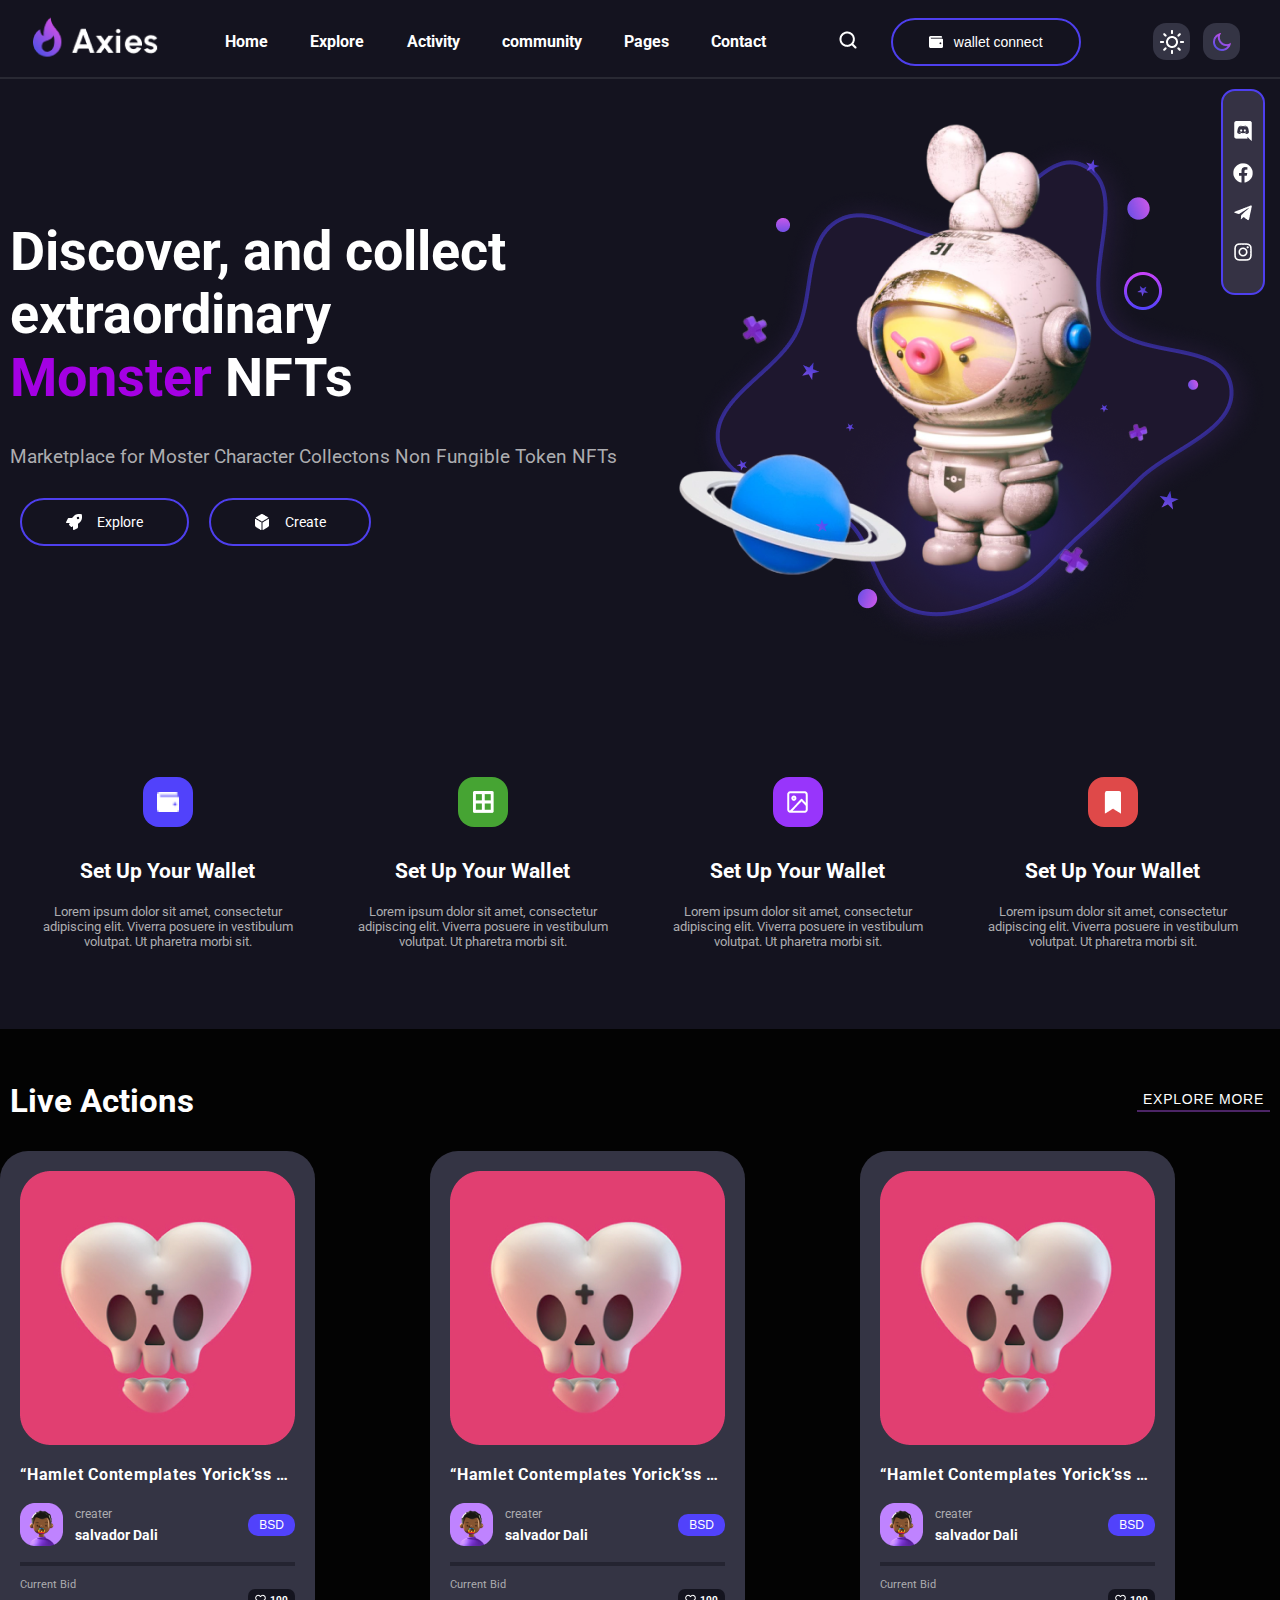
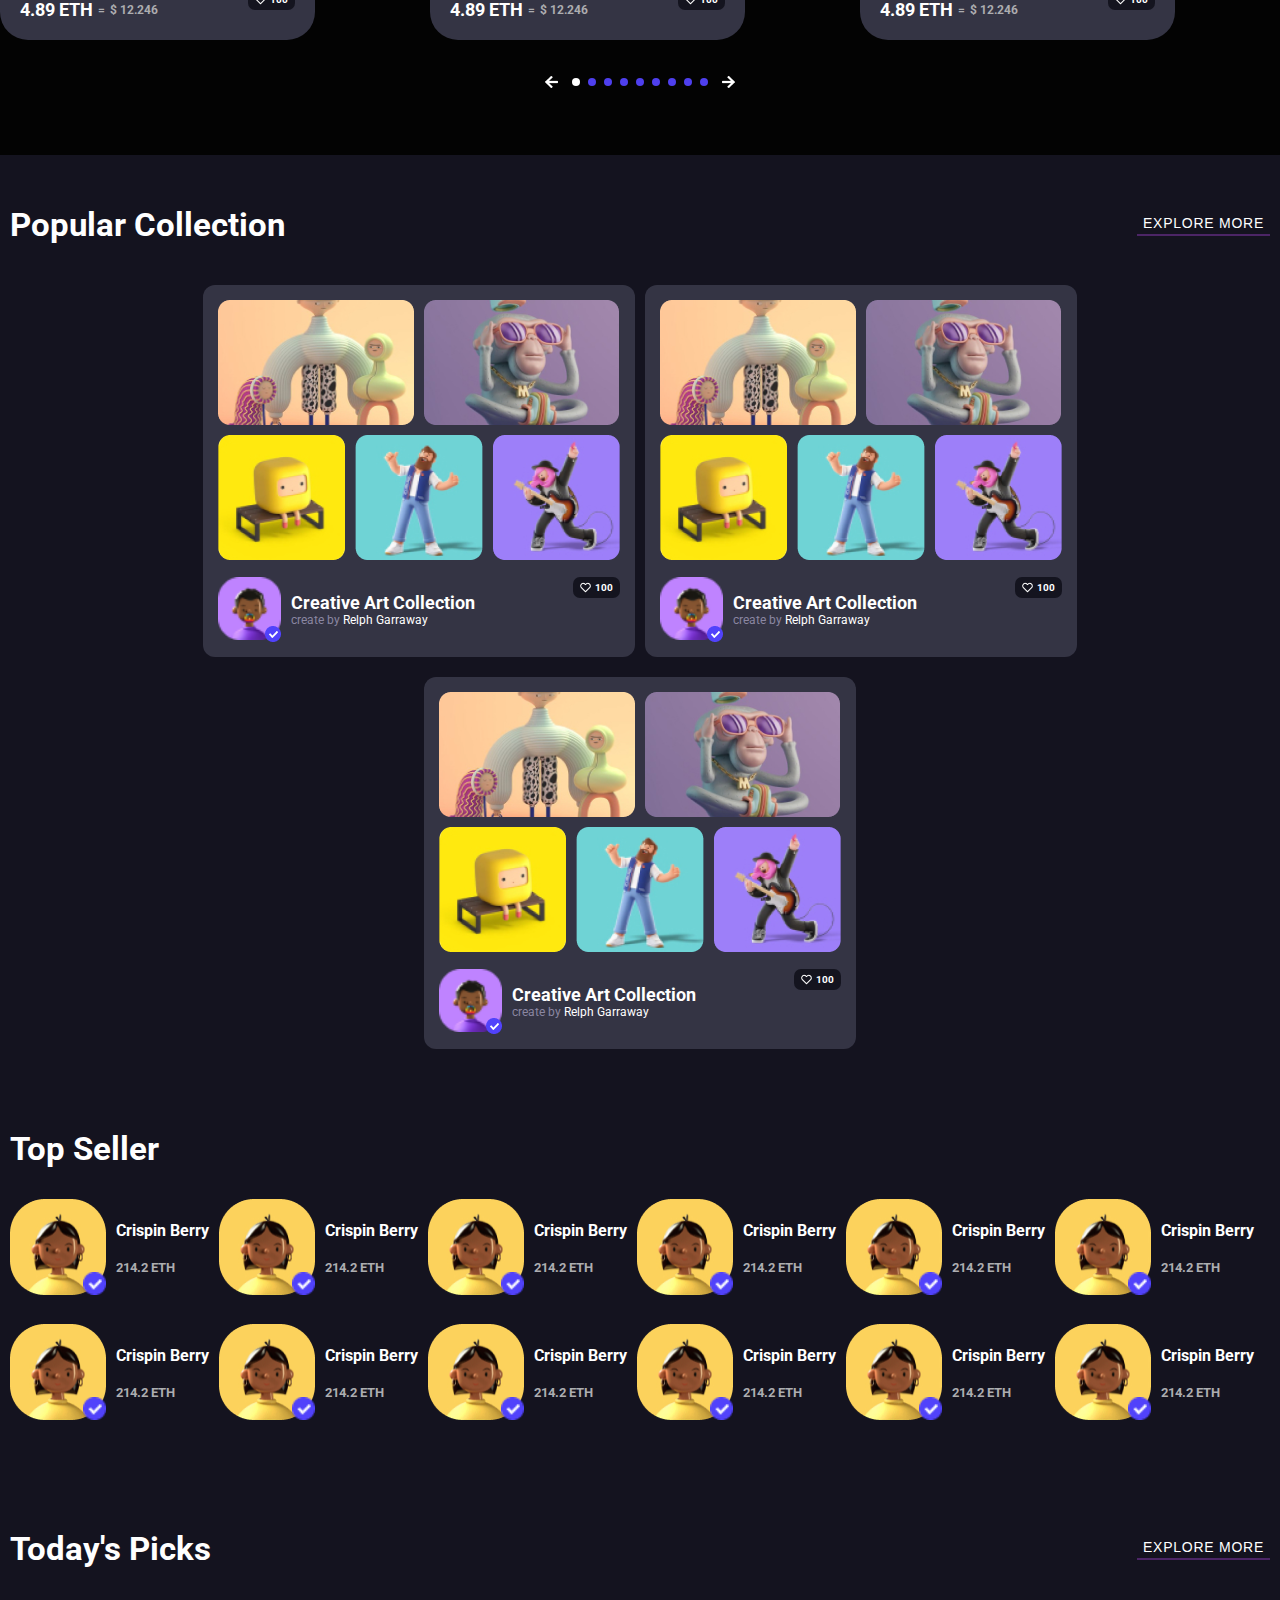
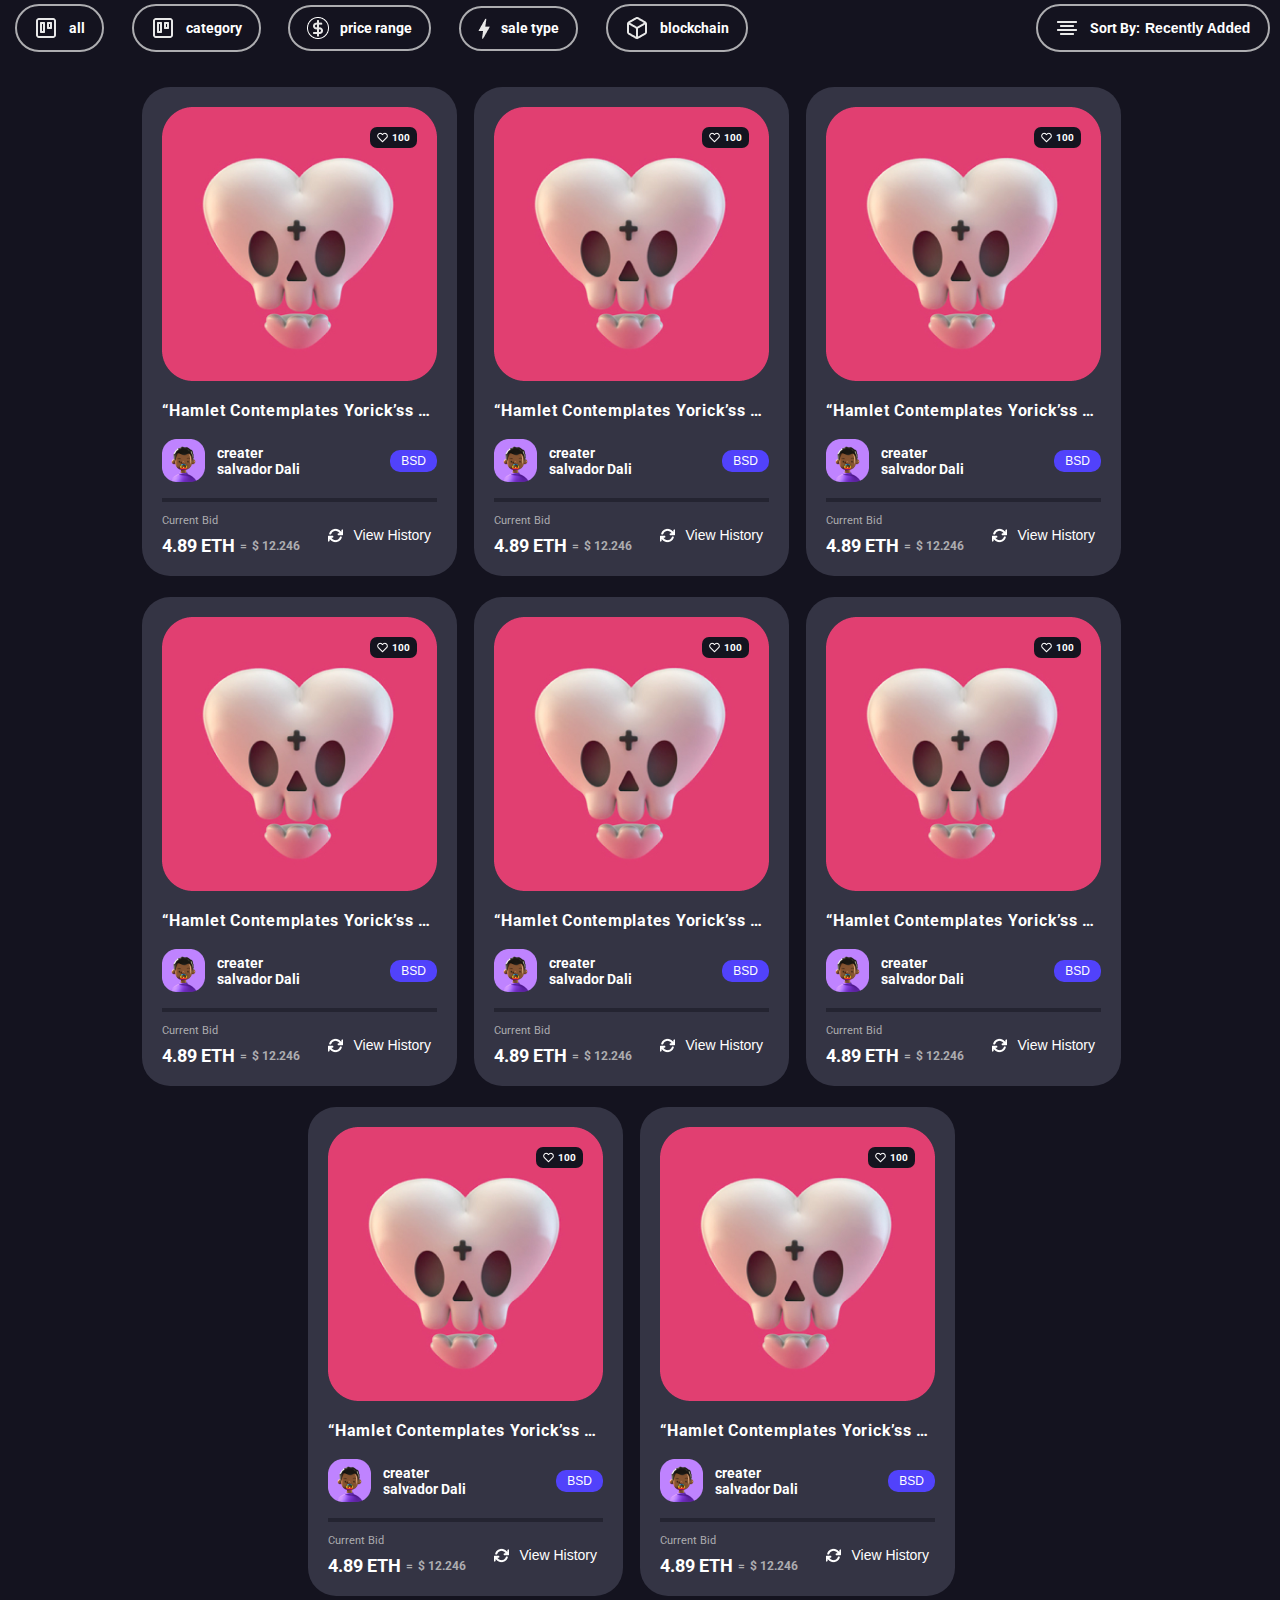
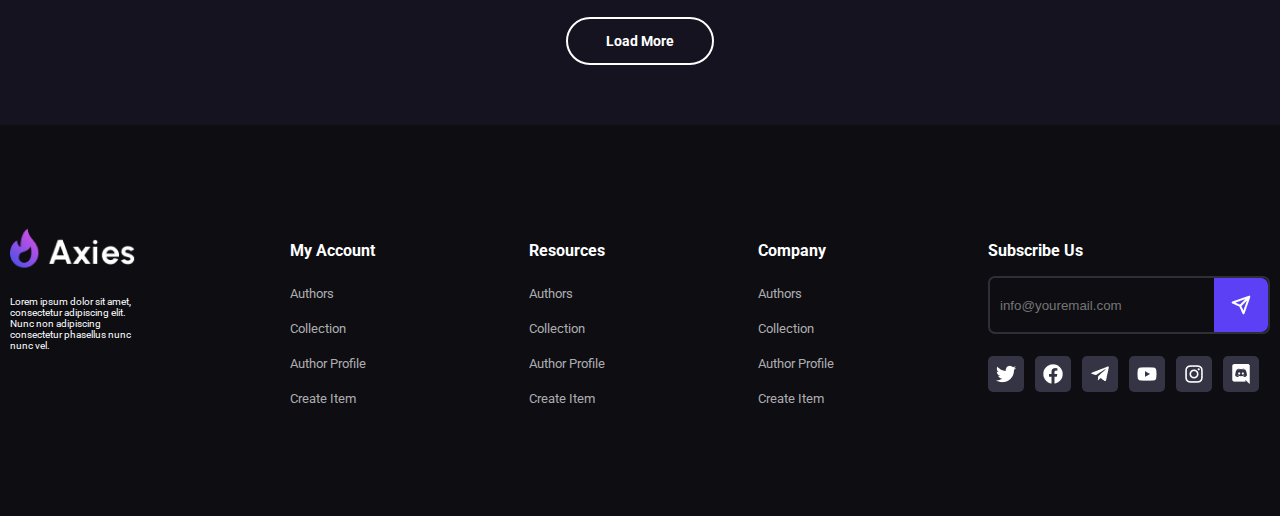
<file: index.html>
<!DOCTYPE html>
<html lang="en">

<head>
    <meta charset="UTF-8">
    <meta http-equiv="X-UA-Compatible" content="IE=edge">
    <meta name="viewport" content="width=device-width, initial-scale=1.0">
    <title>Axies-NFT-Market-Place</title>
    <link rel="stylesheet" href="./assets/css/style.css">
    <link rel="stylesheet" href="./assets/css/layouts/header.css">
    <link rel="stylesheet" href="./assets/css/layouts/footer.css">
    <link rel="stylesheet" href="./assets/css/layouts/main.css">
    <link rel="stylesheet" href="https://unpkg.com/swiper/swiper-bundle.min.css" />
    <script defer src="./assets/js/app.js"></script>
    <script src="https://unpkg.com/swiper/swiper-bundle.min.js"></script>

</head>

<body>
    <button id="scroll-btn">
        <img src="./assets/icons/arrow-top.png" alt="">
    </button>
    <nav class="nav">
        <div class="nav__logo">
            <img src="./assets/images/Logo.png" alt="">
        </div>
        <ul class="nav__menu">
            <a href="#">
                <li class="nav__menu--item">Home</li>
            </a>
            <a href="#">
                <li class="nav__menu--item">Explore</li>
            </a>
            <a href="#">
                <li class="nav__menu--item">Activity</li>
            </a>
            <a href="#">
                <li class="nav__menu--item">community</li>
            </a>
            <a href="#">
                <li class="nav__menu--item">Pages</li>
            </a>
            <a href="#">
                <li class="nav__menu--item">Contact</li>
            </a>
        </ul>
        <div class="nav__link">
            <button class="nav__search" type="button">
                <img src="./assets/icons/header/Search icon.png" alt="Search">
            </button>
            <a class="nav__link--wallet" href="./assets/layouts/login.html">
                <img src="./assets/icons/header/wallet.png" alt="wallet">
                <button type="button" class="nav__button--wallet">wallet connect</button>
            </a>
        </div>
        <div class="nav__button">
            <button class="nav__button--sun" type="button">
                <img src="./assets/icons/header/sun.png" alt="sun">
            </button>
            <button class="nav__button--moon" type="button">
                <img src="./assets/icons/header/moon.png" alt="sun">
            </button>
        </div>
    </nav>
    <div class="social-vertical">
        <ul>
            <li><a href="#"><img src="./assets/icons/footer/icon-discord.png"></a></li>
            <li><a href="#"><img src="./assets/icons/footer/icon-facebook.png"></a></li>
            <li><a href="#"><img src="./assets/icons/footer/icon-telegram.png"></a></li>
            <li><a href="#"><img src="./assets/icons/footer/icon-instagram.png"></a></li>
        </ul>
    </div>
    <header>
        <div class="header__banner container">
            <div class="header__banner--content">
                <h1 class="header__banner--title">Discover, and collect extraordinary<br><span>Monster</span> NFTs</h1>
                <p class="header__banner--text">Marketplace for Moster Character Collectons Non Fungible Token NFTs</p>
                <div class="header__banner--buttons">
                    <a class="header__banner--button" href="#">
                        <img src="./assets/icons/header/rocket.png" alt="rocket">
                        Explore
                    </a>
                    <a class="header__banner--button" href="#">
                        <img src="./assets/icons/header/cube.png" alt="cube">
                        Create
                    </a>
                </div>
            </div>
            <div class="header__banner--image">
                <img src="./assets/images/header/Hero Image.png" alt="alien">
            </div>
        </div>
        <div class="header__properties container">
            <div class="header__property">
                <div class="header__property--icon">
                    <img width="22" height="20" src="./assets/icons/header/wallet.png" alt="wallet">
                </div>
                <p class="header__property--title">Set Up Your Wallet</p>
                <span class="header__property--text">
                    Lorem ipsum dolor sit amet, consectetur adipiscing elit. Viverra posuere in vestibulum volutpat. Ut
                    pharetra morbi sit.
                </span>
            </div>
            <div class="header__property">
                <div class="header__property--icon">
                    <img src="./assets/icons/header/window.png" alt="wallet">
                </div>
                <p class="header__property--title">Set Up Your Wallet</p>
                <span class="header__property--text">
                    Lorem ipsum dolor sit amet, consectetur adipiscing elit. Viverra posuere in vestibulum volutpat. Ut
                    pharetra morbi sit.
                </span>
            </div>
            <div class="header__property ">
                <div class="header__property--icon">
                    <img src="./assets/icons/header/image.png" alt="wallet">
                </div>
                <p class="header__property--title">Set Up Your Wallet</p>
                <span class="header__property--text">
                    Lorem ipsum dolor sit amet, consectetur adipiscing elit. Viverra posuere in vestibulum volutpat. Ut
                    pharetra morbi sit.
                </span>
            </div>
            <div class="header__property">
                <div class="header__property--icon">
                    <img src="./assets/icons/header/bookmark.png" alt="wallet">
                </div>
                <p class="header__property--title">Set Up Your Wallet</p>
                <span class="header__property--text">
                    Lorem ipsum dolor sit amet, consectetur adipiscing elit. Viverra posuere in vestibulum volutpat. Ut
                    pharetra morbi sit.
                </span>
            </div>
        </div>
    </header>
    <main>
        <div class="main__slider">
            <div class="main__slider--header container">
                <h2 class="main__slider--title">Live Actions</h2>
                <button class="main__slider--button">
                    EXPLORE MORE
                </button>
            </div>
            <div class="main__slider--content">
                <div class="swiper mySwiper">
                    <div class="swiper-wrapper">
                        <div class="swiper-slide">
                            <div class="main__slider--card">
                                <div class="main__slider--card-image">
                                    <img src="./assets/images/main/character-1.png">
                                </div>
                                <div class="main__slider--card-content">
                                    <p class="main__slider--card-title">“Hamlet Contemplates Yorick’ss dflvdfk sdcdsldd
                                        ihashcncsd</p>
                                    <div class="main__slider--card-creator">
                                        <div class="main__slider--card-creator-info">
                                            <div class="main__slider--card-creator-image">
                                                <img src="./assets/images/main/creator-1.png" alt="">
                                            </div>
                                            <div class="main__slider--card-creator-name">
                                                <span>creater</span>
                                                <p>salvador Dali</p>
                                            </div>
                                        </div>
                                        <button class="main__slider--card-creator-btn">
                                            BSD
                                        </button>
                                    </div>
                                </div>
                                <hr>
                                <div class="main__slider--card-value">
                                    <div class="main__slider--card-price">
                                        <span>Current Bid</span>
                                        <div class="">
                                            <p class="main__slider--card-price-ETH">4.89 ETH </p>
                                            <span class="main__slider--card-price-equal"> = </span>
                                            <span class="main__slider--card-price-dollar"> $ 12.246</span>
                                        </div>
                                    </div>
                                    <div class="main__slider--card-like">
                                        <img src="./assets/icons/main/heart.png" alt="">
                                        <span>100</span>
                                    </div>
                                </div>
                            </div>
                        </div>
                        <div class="swiper-slide">
                            <div class="main__slider--card">
                                <div class="main__slider--card-image">
                                    <img src="./assets/images/main/character-1.png">
                                </div>
                                <div class="main__slider--card-content">
                                    <p class="main__slider--card-title">“Hamlet Contemplates Yorick’ss dflvdfk sdcdsldd
                                        ihashcncsd</p>
                                    <div class="main__slider--card-creator">
                                        <div class="main__slider--card-creator-info">
                                            <div class="main__slider--card-creator-image">
                                                <img src="./assets/images/main/creator-1.png" alt="">
                                            </div>
                                            <div class="main__slider--card-creator-name">
                                                <span>creater</span>
                                                <p>salvador Dali</p>
                                            </div>
                                        </div>
                                        <button class="main__slider--card-creator-btn">
                                            BSD
                                        </button>
                                    </div>
                                </div>
                                <hr>
                                <div class="main__slider--card-value">
                                    <div class="main__slider--card-price">
                                        <span>Current Bid</span>
                                        <div class="">
                                            <p class="main__slider--card-price-ETH">4.89 ETH </p>
                                            <span class="main__slider--card-price-equal"> = </span>
                                            <span class="main__slider--card-price-dollar"> $ 12.246</span>
                                        </div>
                                    </div>
                                    <div class="main__slider--card-like">
                                        <img src="./assets/icons/main/heart.png" alt="">
                                        <span>100</span>
                                    </div>
                                </div>
                            </div>
                        </div>
                        <div class="swiper-slide">
                            <div class="main__slider--card">
                                <div class="main__slider--card-image">
                                    <img src="./assets/images/main/character-1.png">
                                </div>
                                <div class="main__slider--card-content">
                                    <p class="main__slider--card-title">“Hamlet Contemplates Yorick’ss dflvdfk sdcdsldd
                                        ihashcncsd</p>
                                    <div class="main__slider--card-creator">
                                        <div class="main__slider--card-creator-info">
                                            <div class="main__slider--card-creator-image">
                                                <img src="./assets/images/main/creator-1.png" alt="">
                                            </div>
                                            <div class="main__slider--card-creator-name">
                                                <span>creater</span>
                                                <p>salvador Dali</p>
                                            </div>
                                        </div>
                                        <button class="main__slider--card-creator-btn">
                                            BSD
                                        </button>
                                    </div>
                                </div>
                                <hr>
                                <div class="main__slider--card-value">
                                    <div class="main__slider--card-price">
                                        <span>Current Bid</span>
                                        <div class="">
                                            <p class="main__slider--card-price-ETH">4.89 ETH </p>
                                            <span class="main__slider--card-price-equal"> = </span>
                                            <span class="main__slider--card-price-dollar"> $ 12.246</span>
                                        </div>
                                    </div>
                                    <div class="main__slider--card-like">
                                        <img src="./assets/icons/main/heart.png" alt="">
                                        <span>100</span>
                                    </div>
                                </div>
                            </div>
                        </div>
                        <div class="swiper-slide">
                            <div class="main__slider--card">
                                <div class="main__slider--card-image">
                                    <img src="./assets/images/main/character-1.png">
                                </div>
                                <div class="main__slider--card-content">
                                    <p class="main__slider--card-title">“Hamlet Contemplates Yorick’ss dflvdfk sdcdsldd
                                        ihashcncsd</p>
                                    <div class="main__slider--card-creator">
                                        <div class="main__slider--card-creator-info">
                                            <div class="main__slider--card-creator-image">
                                                <img src="./assets/images/main/creator-1.png" alt="">
                                            </div>
                                            <div class="main__slider--card-creator-name">
                                                <span>creater</span>
                                                <p>salvador Dali</p>
                                            </div>
                                        </div>
                                        <button class="main__slider--card-creator-btn">
                                            BSD
                                        </button>
                                    </div>
                                </div>
                                <hr>
                                <div class="main__slider--card-value">
                                    <div class="main__slider--card-price">
                                        <span>Current Bid</span>
                                        <div class="">
                                            <p class="main__slider--card-price-ETH">4.89 ETH </p>
                                            <span class="main__slider--card-price-equal"> = </span>
                                            <span class="main__slider--card-price-dollar"> $ 12.246</span>
                                        </div>
                                    </div>
                                    <div class="main__slider--card-like">
                                        <img src="./assets/icons/main/heart.png" alt="">
                                        <span>100</span>
                                    </div>
                                </div>
                            </div>
                        </div>
                        <div class="swiper-slide">
                            <div class="main__slider--card">
                                <div class="main__slider--card-image">
                                    <img src="./assets/images/main/character-1.png">
                                </div>
                                <div class="main__slider--card-content">
                                    <p class="main__slider--card-title">“Hamlet Contemplates Yorick’ss dflvdfk sdcdsldd
                                        ihashcncsd</p>
                                    <div class="main__slider--card-creator">
                                        <div class="main__slider--card-creator-info">
                                            <div class="main__slider--card-creator-image">
                                                <img src="./assets/images/main/creator-1.png" alt="">
                                            </div>
                                            <div class="main__slider--card-creator-name">
                                                <span>creater</span>
                                                <p>salvador Dali</p>
                                            </div>
                                        </div>
                                        <button class="main__slider--card-creator-btn">
                                            BSD
                                        </button>
                                    </div>
                                </div>
                                <hr>
                                <div class="main__slider--card-value">
                                    <div class="main__slider--card-price">
                                        <span>Current Bid</span>
                                        <div class="">
                                            <p class="main__slider--card-price-ETH">4.89 ETH </p>
                                            <span class="main__slider--card-price-equal"> = </span>
                                            <span class="main__slider--card-price-dollar"> $ 12.246</span>
                                        </div>
                                    </div>
                                    <div class="main__slider--card-like">
                                        <img src="./assets/icons/main/heart.png" alt="">
                                        <span>100</span>
                                    </div>
                                </div>
                            </div>
                        </div>
                        <div class="swiper-slide">
                            <div class="main__slider--card">
                                <div class="main__slider--card-image">
                                    <img src="./assets/images/main/character-1.png">
                                </div>
                                <div class="main__slider--card-content">
                                    <p class="main__slider--card-title">“Hamlet Contemplates Yorick’ss dflvdfk sdcdsldd
                                        ihashcncsd</p>
                                    <div class="main__slider--card-creator">
                                        <div class="main__slider--card-creator-info">
                                            <div class="main__slider--card-creator-image">
                                                <img src="./assets/images/main/creator-1.png" alt="">
                                            </div>
                                            <div class="main__slider--card-creator-name">
                                                <span>creater</span>
                                                <p>salvador Dali</p>
                                            </div>
                                        </div>
                                        <button class="main__slider--card-creator-btn">
                                            BSD
                                        </button>
                                    </div>
                                </div>
                                <hr>
                                <div class="main__slider--card-value">
                                    <div class="main__slider--card-price">
                                        <span>Current Bid</span>
                                        <div class="">
                                            <p class="main__slider--card-price-ETH">4.89 ETH </p>
                                            <span class="main__slider--card-price-equal"> = </span>
                                            <span class="main__slider--card-price-dollar"> $ 12.246</span>
                                        </div>
                                    </div>
                                    <div class="main__slider--card-like">
                                        <img src="./assets/icons/main/heart.png" alt="">
                                        <span>100</span>
                                    </div>
                                </div>
                            </div>
                        </div>
                        <div class="swiper-slide">
                            <div class="main__slider--card">
                                <div class="main__slider--card-image">
                                    <img src="./assets/images/main/character-1.png">
                                </div>
                                <div class="main__slider--card-content">
                                    <p class="main__slider--card-title">“Hamlet Contemplates Yorick’ss dflvdfk sdcdsldd
                                        ihashcncsd</p>
                                    <div class="main__slider--card-creator">
                                        <div class="main__slider--card-creator-info">
                                            <div class="main__slider--card-creator-image">
                                                <img src="./assets/images/main/creator-1.png" alt="">
                                            </div>
                                            <div class="main__slider--card-creator-name">
                                                <span>creater</span>
                                                <p>salvador Dali</p>
                                            </div>
                                        </div>
                                        <button class="main__slider--card-creator-btn">
                                            BSD
                                        </button>
                                    </div>
                                </div>
                                <hr>
                                <div class="main__slider--card-value">
                                    <div class="main__slider--card-price">
                                        <span>Current Bid</span>
                                        <div class="">
                                            <p class="main__slider--card-price-ETH">4.89 ETH </p>
                                            <span class="main__slider--card-price-equal"> = </span>
                                            <span class="main__slider--card-price-dollar"> $ 12.246</span>
                                        </div>
                                    </div>
                                    <div class="main__slider--card-like">
                                        <img src="./assets/icons/main/heart.png" alt="">
                                        <span>100</span>
                                    </div>
                                </div>
                            </div>
                        </div>
                        <div class="swiper-slide">
                            <div class="main__slider--card">
                                <div class="main__slider--card-image">
                                    <img src="./assets/images/main/character-1.png">
                                </div>
                                <div class="main__slider--card-content">
                                    <p class="main__slider--card-title">“Hamlet Contemplates Yorick’ss dflvdfk sdcdsldd
                                        ihashcncsd</p>
                                    <div class="main__slider--card-creator">
                                        <div class="main__slider--card-creator-info">
                                            <div class="main__slider--card-creator-image">
                                                <img src="./assets/images/main/creator-1.png" alt="">
                                            </div>
                                            <div class="main__slider--card-creator-name">
                                                <span>creater</span>
                                                <p>salvador Dali</p>
                                            </div>
                                        </div>
                                        <button class="main__slider--card-creator-btn">
                                            BSD
                                        </button>
                                    </div>
                                </div>
                                <hr>
                                <div class="main__slider--card-value">
                                    <div class="main__slider--card-price">
                                        <span>Current Bid</span>
                                        <div class="">
                                            <p class="main__slider--card-price-ETH">4.89 ETH </p>
                                            <span class="main__slider--card-price-equal"> = </span>
                                            <span class="main__slider--card-price-dollar"> $ 12.246</span>
                                        </div>
                                    </div>
                                    <div class="main__slider--card-like">
                                        <img src="./assets/icons/main/heart.png" alt="">
                                        <span>100</span>
                                    </div>
                                </div>
                            </div>
                        </div>
                        <div class="swiper-slide">
                            <div class="main__slider--card">
                                <div class="main__slider--card-image">
                                    <img src="./assets/images/main/character-1.png">
                                </div>
                                <div class="main__slider--card-content">
                                    <p class="main__slider--card-title">“Hamlet Contemplates Yorick’ss dflvdfk sdcdsldd
                                        ihashcncsd</p>
                                    <div class="main__slider--card-creator">
                                        <div class="main__slider--card-creator-info">
                                            <div class="main__slider--card-creator-image">
                                                <img src="./assets/images/main/creator-1.png" alt="">
                                            </div>
                                            <div class="main__slider--card-creator-name">
                                                <span>creater</span>
                                                <p>salvador Dali</p>
                                            </div>
                                        </div>
                                        <button class="main__slider--card-creator-btn">
                                            BSD
                                        </button>
                                    </div>
                                </div>
                                <hr>
                                <div class="main__slider--card-value">
                                    <div class="main__slider--card-price">
                                        <span>Current Bid</span>
                                        <div class="">
                                            <p class="main__slider--card-price-ETH">4.89 ETH </p>
                                            <span class="main__slider--card-price-equal"> = </span>
                                            <span class="main__slider--card-price-dollar"> $ 12.246</span>
                                        </div>
                                    </div>
                                    <div class="main__slider--card-like">
                                        <img src="./assets/icons/main/heart.png" alt="">
                                        <span>100</span>
                                    </div>
                                </div>
                            </div>
                        </div>
                    </div>
                    <div class="swiper__option">

                        <div class="swiper-button-prev">
                            <img src="./assets/icons/main/arrow-left.png" alt="">
                        </div>

                        <div class="swiper-pagination"></div>

                        <div class="swiper-button-next">
                            <img src="./assets/icons/main/arrow-right.png" alt="">
                        </div>
                    </div>
                </div>
            </div>
        </div>
        <div class="main__popular-collection ">
            <div class="main__popular-collection--header container">
                <h1 class="main__popular-collection--title">
                    Popular Collection
                </h1>
                <button class="main__popular-collection--button">
                    EXPLORE MORE
                </button>
            </div>
            <div class="main__popular-collection--content container">
                <div class="main__popular-collection--card">
                    <div class="main__popular-collection--card-images">
                        <img class="main__popular-collection--card-image1" src="./assets/images/main/collection05.png"
                            alt="">
                        <img class="main__popular-collection--card-image2" src="./assets/images/main/collection04.png"
                            alt="">
                        <img class="main__popular-collection--card-image3" src="./assets/images/main/collection01.png"
                            alt="">
                        <img class="main__popular-collection--card-image4" src="./assets/images/main/collection02.png"
                            alt="">
                        <img class="main__popular-collection--card-image5" src="./assets/images/main/collection03.png"
                            alt="">
                    </div>
                    <div class="main__popular-collection--card-info">
                        <div class="main__popular-collection--card-creator">
                            <div class="main__popular-collection--creator-image">
                                <img src="./assets/images/main/creator-1.png" alt="">
                                <div class="main__popular-collection--creator-valid">
                                    <img class="" src="./assets/icons/main/Valid.png" alt="">
                                </div>
                            </div>
                            <div class="">
                                <h4>Creative Art Collection</h4>
                                <p><span>create by</span> Relph Garraway</p>
                            </div>
                        </div>
                        <div class="main__popular-collection--card-like">
                            <img src="./assets/icons/main/heart.png" alt="">
                            <span>100</span>
                        </div>
                    </div>
                </div>
                <div class="main__popular-collection--card">
                    <div class="main__popular-collection--card-images">
                        <img class="main__popular-collection--card-image1" src="./assets/images/main/collection05.png"
                            alt="">
                        <img class="main__popular-collection--card-image2" src="./assets/images/main/collection04.png"
                            alt="">
                        <img class="main__popular-collection--card-image3" src="./assets/images/main/collection01.png"
                            alt="">
                        <img class="main__popular-collection--card-image4" src="./assets/images/main/collection02.png"
                            alt="">
                        <img class="main__popular-collection--card-image5" src="./assets/images/main/collection03.png"
                            alt="">
                    </div>
                    <div class="main__popular-collection--card-info">
                        <div class="main__popular-collection--card-creator">
                            <div class="main__popular-collection--creator-image">
                                <img src="./assets/images/main/creator-1.png" alt="">
                                <div class="main__popular-collection--creator-valid">
                                    <img class="" src="./assets/icons/main/Valid.png" alt="">
                                </div>
                            </div>
                            <div class="">
                                <h4>Creative Art Collection</h4>
                                <p><span>create by</span> Relph Garraway</p>
                            </div>
                        </div>
                        <div class="main__popular-collection--card-like">
                            <img src="./assets/icons/main/heart.png" alt="">
                            <span>100</span>
                        </div>
                    </div>
                </div>
                <div class="main__popular-collection--card">
                    <div class="main__popular-collection--card-images">
                        <img class="main__popular-collection--card-image1" src="./assets/images/main/collection05.png"
                            alt="">
                        <img class="main__popular-collection--card-image2" src="./assets/images/main/collection04.png"
                            alt="">
                        <img class="main__popular-collection--card-image3" src="./assets/images/main/collection01.png"
                            alt="">
                        <img class="main__popular-collection--card-image4" src="./assets/images/main/collection02.png"
                            alt="">
                        <img class="main__popular-collection--card-image5" src="./assets/images/main/collection03.png"
                            alt="">
                    </div>
                    <div class="main__popular-collection--card-info">
                        <div class="main__popular-collection--card-creator">
                            <div class="main__popular-collection--creator-image">
                                <img src="./assets/images/main/creator-1.png" alt="">
                                <div class="main__popular-collection--creator-valid">
                                    <img class="" src="./assets/icons/main/Valid.png" alt="">
                                </div>
                            </div>
                            <div class="">
                                <h4>Creative Art Collection</h4>
                                <p><span>create by</span> Relph Garraway</p>
                            </div>
                        </div>
                        <div class="main__popular-collection--card-like">
                            <img src="./assets/icons/main/heart.png" alt="">
                            <span>100</span>
                        </div>
                    </div>
                </div>
            </div>
        </div>
        <div class="main__top-seller">
            <div class="main__top-seller--header container">
                <h1 class="main__top-seller--title">Top Seller</h1>
            </div>
            <div class="main__top-seller--content container">
                <ul class="main__top-seller--list">
                    <li class="main__top-seller--item">
                        <a class="main__top-seller--item-link" href="">
                            <div class="main__top-seller--item-image">
                                <img src="./assets/images/main/creator-2.png" alt="">
                                <div class="main__top-seller--item-valid">
                                    <img class="" src="./assets/icons/main/Valid.png" alt="">
                                </div>
                            </div>
                            <div class="main__top-seller--item-info">
                                <p class="main__top-seller--item-name">
                                    Crispin Berry
                                </p>
                                <span class="main__top-seller--item-sells">
                                    214.2 ETH
                                </span>
                            </div>
                        </a>
                    </li>
                    <li class="main__top-seller--item">
                        <a class="main__top-seller--item-link" href="">
                            <div class="main__top-seller--item-image">
                                <img src="./assets/images/main/creator-2.png" alt="">
                                <div class="main__top-seller--item-valid">
                                    <img class="" src="./assets/icons/main/Valid.png" alt="">
                                </div>
                            </div>
                            <div class="main__top-seller--item-info">
                                <p class="main__top-seller--item-name">
                                    Crispin Berry
                                </p>
                                <span class="main__top-seller--item-sells">
                                    214.2 ETH
                                </span>
                            </div>
                        </a>
                    </li>
                    <li class="main__top-seller--item">
                        <a class="main__top-seller--item-link" href="">
                            <div class="main__top-seller--item-image">
                                <img src="./assets/images/main/creator-2.png" alt="">
                                <div class="main__top-seller--item-valid">
                                    <img class="" src="./assets/icons/main/Valid.png" alt="">
                                </div>
                            </div>
                            <div class="main__top-seller--item-info">
                                <p class="main__top-seller--item-name">
                                    Crispin Berry
                                </p>
                                <span class="main__top-seller--item-sells">
                                    214.2 ETH
                                </span>
                            </div>
                        </a>
                    </li>
                    <li class="main__top-seller--item">
                        <a class="main__top-seller--item-link" href="">
                            <div class="main__top-seller--item-image">
                                <img src="./assets/images/main/creator-2.png" alt="">
                                <div class="main__top-seller--item-valid">
                                    <img class="" src="./assets/icons/main/Valid.png" alt="">
                                </div>
                            </div>
                            <div class="main__top-seller--item-info">
                                <p class="main__top-seller--item-name">
                                    Crispin Berry
                                </p>
                                <span class="main__top-seller--item-sells">
                                    214.2 ETH
                                </span>
                            </div>
                        </a>
                    </li>
                    <li class="main__top-seller--item">
                        <a class="main__top-seller--item-link" href="">
                            <div class="main__top-seller--item-image">
                                <img src="./assets/images/main/creator-2.png" alt="">
                                <div class="main__top-seller--item-valid">
                                    <img class="" src="./assets/icons/main/Valid.png" alt="">
                                </div>
                            </div>
                            <div class="main__top-seller--item-info">
                                <p class="main__top-seller--item-name">
                                    Crispin Berry
                                </p>
                                <span class="main__top-seller--item-sells">
                                    214.2 ETH
                                </span>
                            </div>
                        </a>
                    </li>
                    <li class="main__top-seller--item">
                        <a class="main__top-seller--item-link" href="">
                            <div class="main__top-seller--item-image">
                                <img src="./assets/images/main/creator-2.png" alt="">
                                <div class="main__top-seller--item-valid">
                                    <img class="" src="./assets/icons/main/Valid.png" alt="">
                                </div>
                            </div>
                            <div class="main__top-seller--item-info">
                                <p class="main__top-seller--item-name">
                                    Crispin Berry
                                </p>
                                <span class="main__top-seller--item-sells">
                                    214.2 ETH
                                </span>
                            </div>
                        </a>
                    </li>
                    <li class="main__top-seller--item">
                        <a class="main__top-seller--item-link" href="">
                            <div class="main__top-seller--item-image">
                                <img src="./assets/images/main/creator-2.png" alt="">
                                <div class="main__top-seller--item-valid">
                                    <img class="" src="./assets/icons/main/Valid.png" alt="">
                                </div>
                            </div>
                            <div class="main__top-seller--item-info">
                                <p class="main__top-seller--item-name">
                                    Crispin Berry
                                </p>
                                <span class="main__top-seller--item-sells">
                                    214.2 ETH
                                </span>
                            </div>
                        </a>
                    </li>
                    <li class="main__top-seller--item">
                        <a class="main__top-seller--item-link" href="">
                            <div class="main__top-seller--item-image">
                                <img src="./assets/images/main/creator-2.png" alt="">
                                <div class="main__top-seller--item-valid">
                                    <img class="" src="./assets/icons/main/Valid.png" alt="">
                                </div>
                            </div>
                            <div class="main__top-seller--item-info">
                                <p class="main__top-seller--item-name">
                                    Crispin Berry
                                </p>
                                <span class="main__top-seller--item-sells">
                                    214.2 ETH
                                </span>
                            </div>
                        </a>
                    </li>
                    <li class="main__top-seller--item">
                        <a class="main__top-seller--item-link" href="">
                            <div class="main__top-seller--item-image">
                                <img src="./assets/images/main/creator-2.png" alt="">
                                <div class="main__top-seller--item-valid">
                                    <img class="" src="./assets/icons/main/Valid.png" alt="">
                                </div>
                            </div>
                            <div class="main__top-seller--item-info">
                                <p class="main__top-seller--item-name">
                                    Crispin Berry
                                </p>
                                <span class="main__top-seller--item-sells">
                                    214.2 ETH
                                </span>
                            </div>
                        </a>
                    </li>
                    <li class="main__top-seller--item">
                        <a class="main__top-seller--item-link" href="">
                            <div class="main__top-seller--item-image">
                                <img src="./assets/images/main/creator-2.png" alt="">
                                <div class="main__top-seller--item-valid">
                                    <img class="" src="./assets/icons/main/Valid.png" alt="">
                                </div>
                            </div>
                            <div class="main__top-seller--item-info">
                                <p class="main__top-seller--item-name">
                                    Crispin Berry
                                </p>
                                <span class="main__top-seller--item-sells">
                                    214.2 ETH
                                </span>
                            </div>
                        </a>
                    </li>
                    <li class="main__top-seller--item">
                        <a class="main__top-seller--item-link" href="">
                            <div class="main__top-seller--item-image">
                                <img src="./assets/images/main/creator-2.png" alt="">
                                <div class="main__top-seller--item-valid">
                                    <img class="" src="./assets/icons/main/Valid.png" alt="">
                                </div>
                            </div>
                            <div class="main__top-seller--item-info">
                                <p class="main__top-seller--item-name">
                                    Crispin Berry
                                </p>
                                <span class="main__top-seller--item-sells">
                                    214.2 ETH
                                </span>
                            </div>
                        </a>
                    </li>
                    <li class="main__top-seller--item">
                        <a class="main__top-seller--item-link" href="">
                            <div class="main__top-seller--item-image">
                                <img src="./assets/images/main/creator-2.png" alt="">
                                <div class="main__top-seller--item-valid">
                                    <img class="" src="./assets/icons/main/Valid.png" alt="">
                                </div>
                            </div>
                            <div class="main__top-seller--item-info">
                                <p class="main__top-seller--item-name">
                                    Crispin Berry
                                </p>
                                <span class="main__top-seller--item-sells">
                                    214.2 ETH
                                </span>
                            </div>
                        </a>
                    </li>

                </ul>
            </div>
        </div>
        <div class="main__list">
            <div class="main__list--header container">
                <h1 class="main__list--title">Today's Picks</h1>
                <button class="main__list--button">
                    EXPLORE MORE
                </button>
            </div>
            <div class="main__list--filter container">
                <form class="main__list--filter-form">
                    <div class="main__list--filter-items">

                        <input id="item-1" class="main__list--filter-radio-input" name="accessible-radio" value="item-1"
                            type="radio">
                        <label for="item-1" class="main__list--filter-radio-label">
                            <img src="./assets/icons/main/icon-trello.png" alt="">
                            all
                        </label>

                        <input id="item-2" class="main__list--filter-radio-input" name="accessible-radio" value="item-2"
                            type="radio">
                        <label for="item-2" class="main__list--filter-radio-label">
                            <img src="./assets/icons/main/icon-trello.png" alt="">
                            category
                        </label>

                        <input id="item-3" class="main__list--filter-radio-input" name="accessible-radio" value="item-3"
                            type="radio">
                        <label for="item-3" class="main__list--filter-radio-label">
                            <img src="./assets/icons/main/icon-dollar.png" alt="">
                            price range
                        </label>

                        <input id="item-4" class="main__list--filter-radio-input" name="accessible-radio" value="item-4"
                            type="radio">
                        <label for="item-4" class="main__list--filter-radio-label">
                            <img src="./assets/icons/main/icon-flash.png" alt="">
                            sale type
                        </label>

                        <input id="item-5" class="main__list--filter-radio-input" name="accessible-radio" value="item-5"
                            type="radio">
                        <label for="item-5" class="main__list--filter-radio-label">
                            <img src="./assets/icons/main/icon-blockchain.png" alt="">
                            blockchain
                        </label>
                    </div>
                    <div class="main__list--sort">
                        <label for="sort">
                            <img src="./assets/icons/main/hamburger.png">
                            Sort By:
                        </label>
                        <select name="sort" id="sort">
                            <option value="sort">Recently Added</option>
                            <option value="sort">Newest</option>
                            <option value="sort">Popular</option>
                            <option value="sort">Most Views</option>
                        </select>
                    </div>
                </form>
            </div>
            <div class="main__list--content container">
                <div class="main__list--item">
                    <a href="">
                        <div class="main__list--item-image">
                            <img src="./assets/images/main/character-1.png">
                            <div class="main__list--item-like">
                                <img src="./assets/icons/main/heart.png" alt="">
                                <span>100</span>
                            </div>
                        </div>
                        <div class="main__list--item-content">
                            <p class="main__list--item-title">“Hamlet Contemplates Yorick’ss dflvdfk sdcdsldd
                                ihashcncsd</p>
                            <div class="main__list--item-creator">
                                <div class="main__list--item-creator-info">
                                    <div class="main__list--item-creator-image">
                                        <img src="./assets/images/main/creator-1.png" alt="">
                                    </div>
                                    <div class="main__list--item-creator-name">
                                        <span>creater</span>
                                        <a href="#">salvador Dali</a>
                                    </div>
                                </div>
                                <button class="main__list--item-creator-btn">
                                    BSD
                                </button>
                            </div>
                        </div>
                        <hr>
                        <div class="main__list--item-value">
                            <div class="main__list--item-price">
                                <span>Current Bid</span>
                                <div class="">
                                    <p class="main__list--item-price-ETH">4.89 ETH </p>
                                    <span class="main__list--item-price-equal"> = </span>
                                    <span class="main__list--item-price-dollar"> $ 12.246</span>
                                </div>
                            </div>
                            <button class="main__list--item-history" type="button">
                                <img src="/assets/icons/main/icon-refresh.png" alt="">
                                <span>View History</span>
                            </button>
                        </div>
                    </a>
                </div>
                <div class="main__list--item">
                    <a href="">
                        <div class="main__list--item-image">
                            <img src="./assets/images/main/character-1.png">
                            <div class="main__list--item-like">
                                <img src="./assets/icons/main/heart.png" alt="">
                                <span>100</span>
                            </div>
                        </div>
                        <div class="main__list--item-content">
                            <p class="main__list--item-title">“Hamlet Contemplates Yorick’ss dflvdfk sdcdsldd
                                ihashcncsd</p>
                            <div class="main__list--item-creator">
                                <div class="main__list--item-creator-info">
                                    <div class="main__list--item-creator-image">
                                        <img src="./assets/images/main/creator-1.png" alt="">
                                    </div>
                                    <div class="main__list--item-creator-name">
                                        <span>creater</span>
                                        <a href="#">salvador Dali</a>
                                    </div>
                                </div>
                                <button class="main__list--item-creator-btn">
                                    BSD
                                </button>
                            </div>
                        </div>
                        <hr>
                        <div class="main__list--item-value">
                            <div class="main__list--item-price">
                                <span>Current Bid</span>
                                <div class="">
                                    <p class="main__list--item-price-ETH">4.89 ETH </p>
                                    <span class="main__list--item-price-equal"> = </span>
                                    <span class="main__list--item-price-dollar"> $ 12.246</span>
                                </div>
                            </div>
                            <button class="main__list--item-history" type="button">
                                <img src="/assets/icons/main/icon-refresh.png" alt="">
                                <span>View History</span>
                            </button>
                        </div>
                    </a>
                </div>

                <div class="main__list--item">
                    <a href="">
                        <div class="main__list--item-image">
                            <img src="./assets/images/main/character-1.png">
                            <div class="main__list--item-like">
                                <img src="./assets/icons/main/heart.png" alt="">
                                <span>100</span>
                            </div>
                        </div>
                        <div class="main__list--item-content">
                            <p class="main__list--item-title">“Hamlet Contemplates Yorick’ss dflvdfk sdcdsldd
                                ihashcncsd</p>
                            <div class="main__list--item-creator">
                                <div class="main__list--item-creator-info">
                                    <div class="main__list--item-creator-image">
                                        <img src="./assets/images/main/creator-1.png" alt="">
                                    </div>
                                    <div class="main__list--item-creator-name">
                                        <span>creater</span>
                                        <a href="#">salvador Dali</a>
                                    </div>
                                </div>
                                <button class="main__list--item-creator-btn">
                                    BSD
                                </button>
                            </div>
                        </div>
                        <hr>
                        <div class="main__list--item-value">
                            <div class="main__list--item-price">
                                <span>Current Bid</span>
                                <div class="">
                                    <p class="main__list--item-price-ETH">4.89 ETH </p>
                                    <span class="main__list--item-price-equal"> = </span>
                                    <span class="main__list--item-price-dollar"> $ 12.246</span>
                                </div>
                            </div>
                            <button class="main__list--item-history" type="button">
                                <img src="/assets/icons/main/icon-refresh.png" alt="">
                                <span>View History</span>
                            </button>
                        </div>
                    </a>
                </div>
                <div class="main__list--item">
                    <a href="">
                        <div class="main__list--item-image">
                            <img src="./assets/images/main/character-1.png">
                            <div class="main__list--item-like">
                                <img src="./assets/icons/main/heart.png" alt="">
                                <span>100</span>
                            </div>
                        </div>
                        <div class="main__list--item-content">
                            <p class="main__list--item-title">“Hamlet Contemplates Yorick’ss dflvdfk sdcdsldd
                                ihashcncsd</p>
                            <div class="main__list--item-creator">
                                <div class="main__list--item-creator-info">
                                    <div class="main__list--item-creator-image">
                                        <img src="./assets/images/main/creator-1.png" alt="">
                                    </div>
                                    <div class="main__list--item-creator-name">
                                        <span>creater</span>
                                        <a href="#">salvador Dali</a>
                                    </div>
                                </div>
                                <button class="main__list--item-creator-btn">
                                    BSD
                                </button>
                            </div>
                        </div>
                        <hr>
                        <div class="main__list--item-value">
                            <div class="main__list--item-price">
                                <span>Current Bid</span>
                                <div class="">
                                    <p class="main__list--item-price-ETH">4.89 ETH </p>
                                    <span class="main__list--item-price-equal"> = </span>
                                    <span class="main__list--item-price-dollar"> $ 12.246</span>
                                </div>
                            </div>
                            <button class="main__list--item-history" type="button">
                                <img src="/assets/icons/main/icon-refresh.png" alt="">
                                <span>View History</span>
                            </button>
                        </div>
                    </a>
                </div>
                <div class="main__list--item">
                    <a href="">
                        <div class="main__list--item-image">
                            <img src="./assets/images/main/character-1.png">
                            <div class="main__list--item-like">
                                <img src="./assets/icons/main/heart.png" alt="">
                                <span>100</span>
                            </div>
                        </div>
                        <div class="main__list--item-content">
                            <p class="main__list--item-title">“Hamlet Contemplates Yorick’ss dflvdfk sdcdsldd
                                ihashcncsd</p>
                            <div class="main__list--item-creator">
                                <div class="main__list--item-creator-info">
                                    <div class="main__list--item-creator-image">
                                        <img src="./assets/images/main/creator-1.png" alt="">
                                    </div>
                                    <div class="main__list--item-creator-name">
                                        <span>creater</span>
                                        <a href="#">salvador Dali</a>
                                    </div>
                                </div>
                                <button class="main__list--item-creator-btn">
                                    BSD
                                </button>
                            </div>
                        </div>
                        <hr>
                        <div class="main__list--item-value">
                            <div class="main__list--item-price">
                                <span>Current Bid</span>
                                <div class="">
                                    <p class="main__list--item-price-ETH">4.89 ETH </p>
                                    <span class="main__list--item-price-equal"> = </span>
                                    <span class="main__list--item-price-dollar"> $ 12.246</span>
                                </div>
                            </div>
                            <button class="main__list--item-history" type="button">
                                <img src="/assets/icons/main/icon-refresh.png" alt="">
                                <span>View History</span>
                            </button>
                        </div>
                    </a>
                </div>
                <div class="main__list--item">
                    <a href="">
                        <div class="main__list--item-image">
                            <img src="./assets/images/main/character-1.png">
                            <div class="main__list--item-like">
                                <img src="./assets/icons/main/heart.png" alt="">
                                <span>100</span>
                            </div>
                        </div>
                        <div class="main__list--item-content">
                            <p class="main__list--item-title">“Hamlet Contemplates Yorick’ss dflvdfk sdcdsldd
                                ihashcncsd</p>
                            <div class="main__list--item-creator">
                                <div class="main__list--item-creator-info">
                                    <div class="main__list--item-creator-image">
                                        <img src="./assets/images/main/creator-1.png" alt="">
                                    </div>
                                    <div class="main__list--item-creator-name">
                                        <span>creater</span>
                                        <a href="#">salvador Dali</a>
                                    </div>
                                </div>
                                <button class="main__list--item-creator-btn">
                                    BSD
                                </button>
                            </div>
                        </div>
                        <hr>
                        <div class="main__list--item-value">
                            <div class="main__list--item-price">
                                <span>Current Bid</span>
                                <div class="">
                                    <p class="main__list--item-price-ETH">4.89 ETH </p>
                                    <span class="main__list--item-price-equal"> = </span>
                                    <span class="main__list--item-price-dollar"> $ 12.246</span>
                                </div>
                            </div>
                            <button class="main__list--item-history" type="button">
                                <img src="/assets/icons/main/icon-refresh.png" alt="">
                                <span>View History</span>
                            </button>
                        </div>
                    </a>
                </div>
                <div class="main__list--item">
                    <a href="">
                        <div class="main__list--item-image">
                            <img src="./assets/images/main/character-1.png">
                            <div class="main__list--item-like">
                                <img src="./assets/icons/main/heart.png" alt="">
                                <span>100</span>
                            </div>
                        </div>
                        <div class="main__list--item-content">
                            <p class="main__list--item-title">“Hamlet Contemplates Yorick’ss dflvdfk sdcdsldd
                                ihashcncsd</p>
                            <div class="main__list--item-creator">
                                <div class="main__list--item-creator-info">
                                    <div class="main__list--item-creator-image">
                                        <img src="./assets/images/main/creator-1.png" alt="">
                                    </div>
                                    <div class="main__list--item-creator-name">
                                        <span>creater</span>
                                        <a href="#">salvador Dali</a>
                                    </div>
                                </div>
                                <button class="main__list--item-creator-btn">
                                    BSD
                                </button>
                            </div>
                        </div>
                        <hr>
                        <div class="main__list--item-value">
                            <div class="main__list--item-price">
                                <span>Current Bid</span>
                                <div class="">
                                    <p class="main__list--item-price-ETH">4.89 ETH </p>
                                    <span class="main__list--item-price-equal"> = </span>
                                    <span class="main__list--item-price-dollar"> $ 12.246</span>
                                </div>
                            </div>
                            <button class="main__list--item-history" type="button">
                                <img src="/assets/icons/main/icon-refresh.png" alt="">
                                <span>View History</span>
                            </button>
                        </div>
                    </a>
                </div>
                <div class="main__list--item">
                    <a href="">
                        <div class="main__list--item-image">
                            <img src="./assets/images/main/character-1.png">
                            <div class="main__list--item-like">
                                <img src="./assets/icons/main/heart.png" alt="">
                                <span>100</span>
                            </div>
                        </div>
                        <div class="main__list--item-content">
                            <p class="main__list--item-title">“Hamlet Contemplates Yorick’ss dflvdfk sdcdsldd
                                ihashcncsd</p>
                            <div class="main__list--item-creator">
                                <div class="main__list--item-creator-info">
                                    <div class="main__list--item-creator-image">
                                        <img src="./assets/images/main/creator-1.png" alt="">
                                    </div>
                                    <div class="main__list--item-creator-name">
                                        <span>creater</span>
                                        <a href="#">salvador Dali</a>
                                    </div>
                                </div>
                                <button class="main__list--item-creator-btn">
                                    BSD
                                </button>
                            </div>
                        </div>
                        <hr>
                        <div class="main__list--item-value">
                            <div class="main__list--item-price">
                                <span>Current Bid</span>
                                <div class="">
                                    <p class="main__list--item-price-ETH">4.89 ETH </p>
                                    <span class="main__list--item-price-equal"> = </span>
                                    <span class="main__list--item-price-dollar"> $ 12.246</span>
                                </div>
                            </div>
                            <button class="main__list--item-history" type="button">
                                <img src="/assets/icons/main/icon-refresh.png" alt="">
                                <span>View History</span>
                            </button>
                        </div>
                    </a>
                </div>
            </div>
            <a href="" class="main__list--more">
                Load More
            </a>
        </div>
    </main>
    <footer>
        <div class="container">
            <div class="footer__about-us">
                <img class="footer__about-us--image" src="./assets/images/Logo.png" alt="Axies">
                <span class="footer__about-us--text">Lorem ipsum dolor sit amet, consectetur adipiscing elit. Nunc non
                    adipiscing consectetur phasellus
                    nunc nunc vel.</span>
            </div>
            <div class="footer__my-account">
                <p class="footer__my-account--title">My Account</p>
                <ul class="footer__my-account--menu">
                    <li class="footer__my-account--item"><a href="">Authors</a></li>
                    <li class="footer__my-account--item"><a href="">Collection</a></li>
                    <li class="footer__my-account--item"><a href="">Author Profile</a> </li>
                    <li class="footer__my-account--item"><a href="">Create Item</a> </li>
                </ul>
            </div>
            <div class="footer__resources">
                <p class="footer__resources--title">Resources</p>
                <ul class="footer__resources--menu">
                    <li class="footer__resources--item"><a href="">Authors</a></li>
                    <li class="footer__resources--item"><a href="">Collection</a></li>
                    <li class="footer__resources--item"><a href="">Author Profile</a> </li>
                    <li class="footer__resources--item"><a href="">Create Item</a> </li>
                </ul>
            </div>
            <div class="footer__company">
                <p class="footer__company--title">Company</p>
                <ul class="footer__company--menu">
                    <li class="footer__company--item"><a href="">Authors</a></li>
                    <li class="footer__company--item"><a href="">Collection</a></li>
                    <li class="footer__company--item"><a href="">Author Profile</a> </li>
                    <li class="footer__company--item"><a href="">Create Item</a> </li>
                </ul>
            </div>
            <div class="footer__subscribe-us">
                <p class="footer__subscribe-us--title">Subscribe Us</p>
                <form class="footer__subscribe-us--form" action="">
                    <div class="footer__subscribe-us--case">
                        <input class="footer__subscribe-us--input" placeholder="info@youremail.com" type="email"
                            name="email">
                        <button class="footer__subscribe-us--submit" type="submit">
                            <img src="./assets/icons/footer/send.png" alt="">
                        </button>
                    </div>
                </form>
                <ul class="footer__subscribe-us--menu">
                    <li class="footer__subscribe-us--item">
                        <a class="footer__subscribe-us--link" href="#">
                            <img class="footer__subscribe-us--icon" src="./assets/icons/footer/icon-twitter.png" alt="">
                        </a>
                    </li>
                    <li class="footer__subscribe-us--item">
                        <a class="footer__subscribe-us--link" href="#">
                            <img class="footer__subscribe-us--icon" src="./assets/icons/footer/icon-facebook.png"
                                alt="">
                        </a>
                    </li>
                    <li class="footer__subscribe-us--item">
                        <a class="footer__subscribe-us--link" href="#">
                            <img class="footer__subscribe-us--icon" src="./assets/icons/footer/icon-telegram.png"
                                alt="">
                        </a>
                    </li>
                    <li class="footer__subscribe-us--item">
                        <a class="footer__subscribe-us--link" href="#">
                            <img class="footer__subscribe-us--icon" src="./assets/icons/footer/icon-youtube.png" alt="">
                        </a>
                    </li>
                    <li class="footer__subscribe-us--item">
                        <a class="footer__subscribe-us--link" href="#">
                            <img class="footer__subscribe-us--icon" src="./assets/icons/footer/icon-instagram.png"
                                alt="">
                        </a>
                    </li>
                    <li class="footer__subscribe-us--item">
                        <a class="footer__subscribe-us--link" href="#">
                            <img class="footer__subscribe-us--icon" src="./assets/icons/footer/icon-discord.png" alt="">
                        </a>
                    </li>
                </ul>
            </div>
            </>
    </footer>
</body>

</html>
</file>
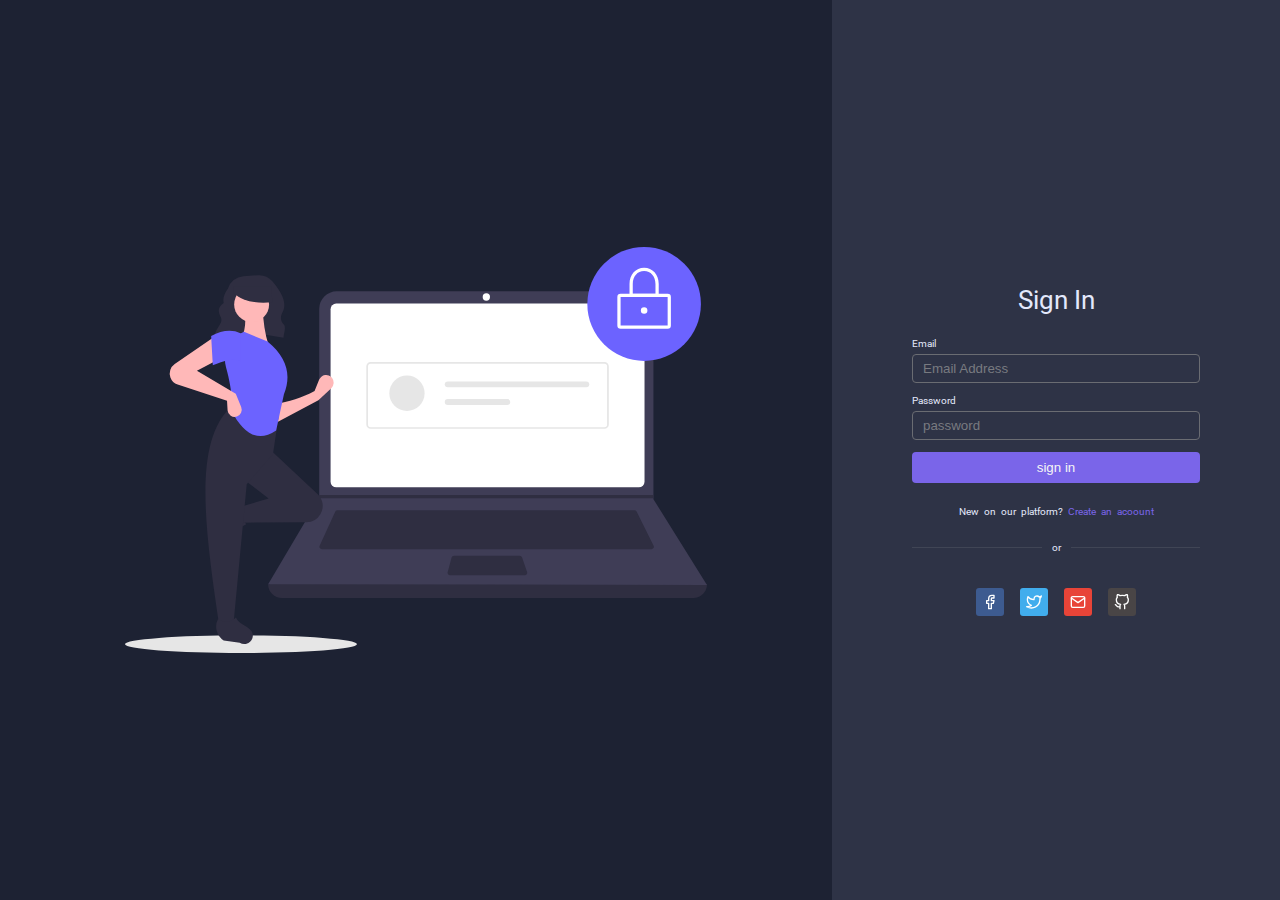
<file: assets/layouts/login.html>
<!DOCTYPE html>
<html lang="en">

<head>
    <meta charset="UTF-8">
    <meta http-equiv="X-UA-Compatible" content="IE=edge">
    <meta name="viewport" content="width=device-width, initial-scale=1.0">
    <title>login</title>
    <link rel="stylesheet" href="../css/layouts/login.css">
</head>

<body>
    <main class="login">
        <section class="login-image">
            <img class="login-image__image" src="../images/login.svg" alt="">
        </section>
        <section class="login-content">
            <p class="login-content__title">
                Sign In
            </p>
            <form class="login-content__form" action="">
                <label class="login-content__label" for="email">Email</label>
                <input class="login-content__input" placeholder="Email Address" type="email" name="email"
                    id="login-content__email">
                <label class="login-content__label" for="email">Password</label>
                <input class="login-content__input" placeholder="password" type="password" name="password"
                    id="login-content__password">
                <button class="login-content__submit" type="submit">sign in</button>
            </form>
            <span class="login-content__signup">New on our platform?<a href="#"> Create an acoount</a></span>
            <div class="login-content__hr">
                <div class=""></div>
                <span>or</span>
                <div class=""></div>
            </div>
            <div class="login-content__social-media">
                <a href="#" class="login-content__social-media--item">
                    <img src="../icons/login/facebook.svg">
                </a>
                <a href="#" class="login-content__social-media--item">
                    <img src="../icons/login/twitter.svg">
                </a>
                <a href="#" class="login-content__social-media--item">
                    <img src="../icons/login/mail.svg">
                </a>
                <a href="#" class="login-content__social-media--item">
                    <img src="../icons/login/github.svg">
                </a>
            </div>
        </section>
    </main>
</body>

</html>
</file>
<file: assets/css/style.css>
/* fonts */
@import url("https://fonts.googleapis.com/css2?family=Roboto:wght@400;700&display=swap");
/* END fonts */

/* variables */
:root {
  --bg-primary: #14131f;
  --bg-secondary: #353244;
  --bg-gray: #343444;

  --text-primary: #ffffff;
  --text-secondary: #a400e3;

  --blue: #5f00fa;
  --purple: #4e3fee;
}
/* END variables */

/* main styles */
* {
  box-sizing: border-box;
}

html {
  font-size: 62.5%;
}

body {
  scroll-behavior: smooth !important;
  padding: 0;
  margin: 0;
  font-family: "Roboto", sans-serif;
  background-color: var(--bg-primary);
}

a {
  color: inherit;
  text-decoration: none;
  cursor: pointer;
}

ul {
  list-style: none;
}

.container {
  margin: 0 auto;
  width: 100%;
  padding: 0 1rem;
}

/* NED main styles */

/* scroll buttom */
#scroll-btn {
  display: none;
  position: fixed;
  bottom: 2.5rem;
  right: 1.5rem;
  z-index: 2;
  justify-content: center;
  align-items: center;
  border: none;
  outline: none;
  background-color: var(--text-primary);
  cursor: pointer;
  border-radius: 50%;
  width: 4.5rem;
  height: 4.5rem;
}

.social-vertical {
  display: flex;
  right: 0;
  flex-direction: column;
  background-color: var(--bg-secondary);
  position: fixed;
  border-radius: 1.4rem;
  margin-right: 1.5rem;
  margin-top: 1rem;
  z-index: 3;
  padding-top: 2rem;
  border: 2px solid #4e3fee;
}

.social-vertical > ul {
  padding: 0 1rem;
  display: flex;
  flex-direction: column;
  align-items: center;
}

.social-vertical li {
  margin-bottom: 2rem;
  transition: all 0.5s ease;
}

.social-vertical li:hover {
  transform: scale(1.5);
}
</file>
<file: assets/css/layouts/header.css>
.nav {
  display: flex;
  align-items: center;
  justify-content: space-around;
  padding-top: 1.4rem;
  padding-bottom: 0.8rem;
  border-bottom: 0.2rem solid #292933;
  flex-wrap: wrap;
}

.nav__menu {
  display: flex;
  align-items: center;
  justify-content: space-between;
  padding: 0;
  margin: 0;
  flex-grow: 0.4;
}

.nav__menu--item {
  color: var(--text-primary);
  font-weight: bold;
  font-size: 1.6rem;
}

.nav__link {
  display: flex;
  justify-content: space-between;
  align-items: center;
  flex-grow: 0.05;
}

.nav__search {
  background-color: transparent;
  outline: none;
  border: none;
  cursor: pointer;
}

.nav__link--wallet {
  display: flex;
  justify-content: center;
  align-items: center;
  border: 0.2rem solid var(--purple);
  border-radius: 10rem;
  padding: 1.4rem 3.6rem;
}

.nav__button--wallet {
  background-color: transparent;
  color: var(--text-primary);
  font-size: 1.4rem;
  outline: none;
  border: none;
  margin-left: 1.1rem;
  padding: 0;
  cursor: pointer;
}

.nav__button {
  display: flex;
  justify-content: space-around;
  align-items: center;
  flex-grow: 0.05;
}

.nav__button--sun,
.nav__button--moon {
  display: flex;
  justify-content: center;
  align-items: center;
  background-color: var(--bg-gray);
  border: none;
  border-radius: 1.3rem;
  padding: 0.6rem;
  width: 3.7rem;
  height: 3.7rem;
  cursor: pointer;
}

.header__banner {
  display: flex;
  align-items: center;
  justify-content: center;
}

.header__banner--content {
  display: flex;
  flex-direction: column;
}

.header__banner--title {
  color: var(--text-primary);
  font-size: 5.4rem;
  font-weight: bold;
  margin-top: 0;
  /* line-height: 6.8rem; */
  /* margin-bottom:3.4rem ; */
}

.header__banner--title > span {
  color: var(--text-secondary);
}

.header__banner--text {
  color: #adadb0;
  font-size: 1.9rem;
  margin: 0;
}

.header__banner--buttons {
  display: flex;
  align-items: center;
  margin: 3rem 1rem 0 1rem;
}

.header__banner--button {
  color: var(--text-primary);
  background-color: transparent;
  border: 0.2rem solid var(--purple);
  border-radius: 10rem;
  padding: 1.4rem 3.6rem;
  outline: none;
  font-size: 1.4rem;
  display: flex;
  align-items: center;
  justify-content: space-around;
  margin-right: 2rem;
  flex-grow: 0.1;
}

.header__properties {
  display: flex;
  justify-content: space-around;
  align-items: center;
  margin-top: 9rem;
  margin-bottom: 8rem;
}

@media screen and (max-width: 960px) {
  .header__properties {
    flex-wrap: wrap;
  }
  .header__property {
    margin-top: 4rem;
  }
}

.header__property {
  display: flex;
  flex-direction: column;
  align-items: center;
  justify-content: space-between;
  padding: 0 3rem;
}

.header__property--icon {
  display: flex;
  align-items: center;
  justify-content: center;

  border-radius: 1.6rem;
  margin-bottom: 1.1rem;
  width: 5rem;
  height: 5rem;
}

.header__property:nth-child(1) > .header__property--icon {
  background-color: #5142fb;
}

.header__property:nth-child(2) > .header__property--icon {
  background-color: #46a433;
}

.header__property:nth-child(3) > .header__property--icon {
  background-color: #9835fb;
}

.header__property:nth-child(4) > .header__property--icon {
  background-color: #df4949;
}

.header__property--title {
  font-size: 2.1rem;
  font-weight: bold;
  color: var(--text-primary);
  text-align: center;
}

.header__property--text {
  text-align: center;
  color: #adadb0;
  font-size: 1.3rem;
  text-align: center;
}

@media only screen and (max-width: 1024px) {
  .header__banner--image {
    display: none;
  }
}
</file>
<file: assets/css/layouts/footer.css>
footer {
    padding-top: 10rem;
    padding-bottom: 8rem;
  background: #0d0d12;
}

footer > div {
  display: flex;
  align-items: flex-start;
  justify-content: space-between;
  flex-wrap: wrap;
}

.footer__about-us {
  display: flex;
  flex-direction: column;
  align-items: flex-start;
  width: min-content;
}

.footer__about-us--text {
  color: var(--text-primary);
  margin-top: 1.8rem;
}

.footer__my-account,
.footer__resources,
.footer__company {
  display: flex;
  flex-direction: column;
  justify-content: center;
  /* align-items: center; */
}

.footer__my-account--title,
.footer__resources--title,
.footer__company--title,
.footer__subscribe-us--title {
  color: var(--text-primary);
  font-weight: bold;
  font-size: 1.6rem;
}

.footer__my-account--menu,
.footer__resources--menu,
.footer__company--menu {
  padding: 0;
}

.footer__my-account--item,
.footer__resources--item,
.footer__company--item {
  color: #adadb0;
  font-size: 1.3rem;
  margin-bottom: 2rem;
}

.footer__subscribe-us {
  display: flex;
  flex-direction: column;
  justify-content: center;
}

.footer__subscribe-us--case {
  display: flex;
  border: 0.2rem solid #2f2f39;
  border-radius: 0.7rem;
  margin-bottom: 2.2rem;
}

.footer__subscribe-us--input {
  flex-grow: 1;
  padding: 1rem;
  background-color: transparent;
  outline: none;
  color: var(--text-primary);
  border-radius: 0.7rem 0 0 0.7rem;
  border: none;
}

.footer__subscribe-us--submit {
  cursor: pointer;
  background-color: #5c40f5;
  display: flex;
  align-items: center;
  justify-content: center;
  padding: 1.7rem;
  border: none;
  /* border-radius: inherit; */
  border-radius: 0 0.7rem 0.7rem 0;
}

.footer__subscribe-us--menu {
  margin: 0;
  display: flex;
  align-items: center;
  justify-content: space-between;
  padding: 0;
}

.footer__subscribe-us--link {
  display: flex;
  align-items: center;
  justify-content: center;
  width: 3.6rem;
  height: 3.6rem;
  background-color: var(--bg-gray);
  border-radius: 0.5rem;
  margin-right: 1.1rem;
}
</file>
<file: assets/css/layouts/main.css>
main {
  display: flex;
  flex-direction: column;
  padding-bottom: 4rem;
}

.main__slider {
  background: #030303;
  padding-top: 5.2rem;
  padding-bottom: 5.1rem;
}

.main__popular-collection,
.main__top-seller,
.main__list {
  margin-top: 5rem;
  margin-bottom: 2rem;
}

.main__list {
  display: flex;
  flex-direction: column;
  align-items: center;
}

.main__slider--header,
.main__popular-collection--header,
.main__list--header {
  display: flex;
  align-items: center;
  justify-content: space-between;
  margin-bottom: 3.1rem;
}

.main__top-seller--header {
  margin-bottom: 3.1rem;
}

.main__slider--title,
.main__popular-collection--title,
.main__top-seller--title,
.main__list--title {
  color: var(--text-primary);
  font-size: 3.3rem;
  font-weight: bold;
  margin: 0;
}

.main__slider--button,
.main__popular-collection--button,
.main__list--button {
  color: var(--text-primary);
  font-size: 1.4rem;
  border-bottom: 0.2rem solid #4c2566;
  border-top: none;
  border-left: none;
  border-right: none;
  letter-spacing: 0.075rem;
  background-color: transparent;
  outline: none;
  cursor: pointer;
  padding-bottom: 0.3rem;
}
.main__slider--content {
  overflow: hidden;
}

.main__slider--content > .swiper {
  width: 100%;
  height: 100%;
}

.main__slider--content .swiper__option {
  display: flex;
  align-items: center;
  justify-content: center;
  margin-top: 2rem;
}
.swiper-pagination {
  position: relative !important;
  bottom: 0 !important;
  width: fit-content !important;
  margin: 0 1rem;
}

.swiper-pagination-bullet {
  background-color: var(--purple) !important;
  opacity: 1 !important;
}

.swiper-pagination-bullet-active {
  background-color: white !important;
}

.swiper-button-next,
.swiper-button-prev {
  position: relative !important;
  width: fit-content !important;
  margin: 0 !important;
  left: 0 !important;
  right: 0 !important;
}

.swiper-button-next::after,
.swiper-button-prev::after {
  content: none !important;
}

.main__slider--card {
  background-color: var(--bg-gray);
  border-radius: 2.8rem;
  width: fit-content;
  padding: 2rem;
}

.main__slider--card-title {
  color: var(--text-primary);
  font-size: 1.6rem;
  font-weight: bold;
  line-height: 2.4rem;
  letter-spacing: 0.075rem;
  white-space: nowrap;
  width: 27.5rem;
  overflow: hidden;
  text-overflow: ellipsis;
}

.main__slider--card-creator {
  display: flex;
  align-items: center;
  justify-content: space-between;
}

.main__slider--card-creator-info {
  display: flex;
  align-items: center;
  justify-content: start;
}

.main__slider--card-creator-btn {
  background-color: #5142fb;
  color: var(--text-primary);
  font-size: 1.2rem;
  border: none;
  outline: none;
  border-radius: 1rem;
  padding: 0.4rem 1.1rem;
}

.main__slider--card-creator-image {
  border-radius: 1.5rem;
  width: 4.3rem;
  height: 4.3rem;
}

.main__slider--card-creator-name {
  margin-left: 1.2rem;
  display: flex;
  flex-direction: column;
  align-items: start;
  justify-content: space-between;
}

.main__slider--card-creator-name > span {
  color: #adadb0;
  font-size: 1.2rem;
  margin-bottom: 0.6rem;
}

.main__slider--card-creator-name > p {
  color: var(--text-primary);
  font-size: 1.4rem;
  font-weight: bold;
  margin: 0;
}

.main__slider--card > hr {
  border: 2px solid #242431;
  margin: 1.6rem 0 1.2rem 0;
}

.main__slider--card-value {
  display: flex;
  align-items: center;
  justify-content: space-between;
}

.main__slider--card-price {
  display: flex;
  flex-direction: column;
}

.main__slider--card-price > span {
  color: #adadb0;
  font-size: 1.1rem;
  margin-bottom: 0.8rem;
}

.main__slider--card-price > div {
  display: flex;
  align-items: center;
  justify-content: space-between;
}

.main__slider--card-price-ETH {
  color: var(--text-primary);
  font-size: 1.8rem;
  font-weight: bold;
  margin: 0;
}

.main__slider--card-price-equal {
  margin: 0 0.5rem;
}

.main__slider--card-price-dollar,
.main__slider--card-price-equal {
  color: #adadb0;
  font-size: 1.2rem;
  font-weight: bold;
}
.main__slider--card-like,
.main__popular-collection--card-like {
  display: flex;
  align-items: center;
  padding: 0.5rem 0.7rem;
  background-color: #14141f;
  border-radius: 0.7rem;
}

.main__slider--card-like > span,
.main__popular-collection--card-like > span {
  color: var(--text-primary);
  font-size: 1.2;
  font-weight: bold;
  margin-left: 0.4rem;
}

.main__popular-collection--content {
  display: flex;
  align-items: center;
  justify-content: center;
  flex-wrap: wrap;
}

.main__popular-collection--card {
  background-color: var(--bg-gray);
  border-radius: 1.2rem;
  padding: 1.5rem;
  margin: 1rem 0.5rem;
}

.main__popular-collection--card-images {
  display: grid;
  gap: 1rem;
  grid-template-areas:
    "topleft topleft topleft topright topright topright"
    "bleft bleft bcenter bcenter bright bright";
  margin-bottom: 1.7rem;
}
.main__popular-collection--card-image1 {
  grid-area: topleft;
}

.main__popular-collection--card-image2 {
  grid-area: topright;
}

.main__popular-collection--card-image3 {
  grid-area: bleft;
}

.main__popular-collection--card-image4 {
  grid-area: bcenter;
}

.main__popular-collection--card-image5 {
  grid-area: bright;
}

.main__popular-collection--creator-image {
  position: relative;
}

.main__popular-collection--card-info {
  display: flex;
  align-items: flex-start;
  justify-content: space-between;
}

.main__popular-collection--creator-image {
  margin-right: 1rem;
}

.main__popular-collection--creator-image > img {
  width: 6.3rem;
  height: 6.3rem;
}

.main__popular-collection--creator-valid {
  position: absolute;
  width: 1.6rem;
  height: 1.6rem;
  bottom: 0;
  right: 0;
}

.main__popular-collection--card-creator {
  display: flex;
  align-items: center;
}

.main__popular-collection--card-creator h4 {
  color: var(--text-primary);
  font-size: 1.8rem;
  margin: 0;
}

.main__popular-collection--card-creator span {
  color: #8a86a1;
  font-size: inherit;
}

.main__popular-collection--card-creator p {
  color: var(--text-primary);
  font-size: 1.2rem;
  margin: 0;
}

.main__popular-collection--creator-image ~ div {
  display: flex;
  flex-direction: column;
}

.main__top-seller--item-link {
  display: flex;
  align-items: center;
}

.main__top-seller--list {
  padding: 0;
  display: flex;
  flex-wrap: wrap;
  align-items: center;
  /* justify-content: space-between; */
}

.main__top-seller--item {
  margin-bottom: 2.7rem;
  margin-right: 1rem;
}

.main__top-seller--item-image {
  position: relative;
  margin-right: 1rem;
}

.main__top-seller--item-image > img {
  width: 9.6rem;
  height: 9.6rem;
}

.main__top-seller--item-valid {
  position: absolute;
  right: 0;
  bottom: 0;
}

.main__top-seller--item-valid > img {
  width: 2.3rem;
  height: 2.3rem;
}

.main__top-seller--item-info {
  display: flex;
  flex-direction: column;
  align-items: flex-start;
  justify-content: space-between;
}

.main__top-seller--item-name {
  color: var(--text-primary);
  font-size: 1.6rem;
  font-weight: bold;
  margin: 0;
  padding-bottom: 2rem;
}

.main__top-seller--item-sells {
  color: #adadb0;
  font-size: 1.3rem;
  font-weight: bold;
}

.main__list--filter-form {
  display: flex;
  justify-content: space-between;
  align-items: center;
  margin-bottom: 3rem;
  flex-wrap: wrap;
}

.main__list--filter-items {
  display: flex;
  align-items: center;
  justify-content: space-between;
  flex-grow: 0.2;
  flex-wrap: wrap;
}

.main__list--filter-radio-input {
  clip: rect(1px, 1px, 1px, 1px);
  position: absolute !important;
}

.main__list--filter-radio-label {
  display: flex;
  align-items: center;
  justify-content: center;
  color: var(--text-primary);
  font-size: 1.4rem;
  font-weight: bold;
  border: 2px solid #adadb0;
  padding: 1rem 1.7rem;
  border-radius: 4.5rem;
  transition: all 0.2s;
  margin: .5rem;
}

.main__list--filter-radio-label > img {
  margin-right: 1.1rem;
}

.main__list--filter-radio-input:focus + .main__list--filter-radio-label {
  border-color: var(--purple);
}

.main__list--sort {
  display: flex;
  align-items: center;
  border-radius: 4.5rem;
  border: 0.2rem solid #adadb0;
  padding: 1rem 1.7rem;
}

.main__list--sort > label {
  color: var(--text-primary);
  display: flex;
  align-items: center;
  font-size: 1.4rem;
  font-weight: bold;
  margin-right: 0.5rem;
}

.main__list--sort > label > img {
  margin-right: 1.1rem;
}

.main__list--sort > select {
  color: var(--text-primary);
  font-size: 1.4rem;
  font-weight: bold;
  appearance: none;
  outline: 0;
  border: 0;
  box-shadow: none;
  background-color: transparent;
  cursor: pointer;
}

.main__list--sort option {
  color: var(--text-primary);
  font-size: 1.4rem;
  outline: 0;
  border: 0;
  box-shadow: none;
  background-color: var(--bg-primary);
}

.main__list--content {
  display: flex;
  align-items: center;
  flex-wrap: wrap;
  justify-content: center;
}

.main__list--item {
  background-color: var(--bg-gray);
  border-radius: 2.8rem;
  width: fit-content;
  padding: 2rem;
  margin: 0 1.7rem 2.1rem 0;
}

.main__list--item-image {
  position: relative;
}

.main__list--item-title {
  color: var(--text-primary);
  font-size: 1.6rem;
  font-weight: bold;
  line-height: 2.4rem;
  letter-spacing: 0.075rem;
  white-space: nowrap;
  width: 27.5rem;
  overflow: hidden;
  text-overflow: ellipsis;
}

.main__list--item-creator {
  display: flex;
  align-items: center;
  justify-content: space-between;
}

.main__list--item-creator-info {
  display: flex;
  align-items: center;
  justify-content: start;
  flex-grow: 1;
}

.main__list--item-creator-btn {
  background-color: #5142fb;
  color: var(--text-primary);
  font-size: 1.2rem;
  border: none;
  outline: none;
  border-radius: 1rem;
  padding: 0.4rem 1.1rem;
}

.main__list--item-creator-image {
  border-radius: 1.5rem;
  width: 4.3rem;
  height: 4.3rem;
}

.main__list--item-creator-name {
  margin-left: 1.2rem;
  display: flex;
  flex-direction: column;
  align-items: start;
  justify-content: space-between;
}

.main__list--item-creator-name > span {
  color: #adadb0;
  font-size: 1.2rem;
  margin-bottom: 0.6rem;
}

.main__list--item-creator-name > a {
  color: var(--text-primary);
  font-size: 1.4rem;
  font-weight: bold;
  margin: 0;
}

.main__list--item > hr {
  border: 2px solid #242431;
  margin: 1.6rem 0 1.2rem 0;
}

.main__list--item-value {
  display: flex;
  align-items: center;
  justify-content: space-between;
}

.main__list--item-price {
  display: flex;
  flex-direction: column;
}

.main__list--item-price > span {
  color: #adadb0;
  font-size: 1.1rem;
  margin-bottom: 0.8rem;
}

.main__list--item-price > div {
  display: flex;
  align-items: center;
  justify-content: space-between;
}

.main__list--item-price-ETH {
  color: var(--text-primary);
  font-size: 1.8rem;
  font-weight: bold;
  margin: 0;
}

.main__list--item-price-equal {
  margin: 0 0.5rem;
}

.main__list--item-price-dollar,
.main__list--item-price-equal {
  color: #adadb0;
  font-size: 1.2rem;
  font-weight: bold;
}
.main__list--item-like {
  position: absolute;
  top: 2rem;
  right: 2rem;
  display: flex;
  align-items: center;
  padding: 0.5rem 0.7rem;
  background-color: #14141f;
  border-radius: 0.7rem;
}

.main__list--item-like > span {
  color: var(--text-primary);
  font-size: 1.2;
  font-weight: bold;
  margin-left: 0.4rem;
}

.main__list--item-history {
  display: flex;
  align-items: center;
  background-color: transparent;
  border: none;
  outline: none;
  color: var(--text-primary);
  font-size: 1.4rem;
  cursor: pointer;
}

.main__list--item-history > img {
  margin-right: 1rem;
}

.main__list--more {
  border: 2px solid var(--text-primary);
  border-radius: 4.9rem;
  font-size: 1.4rem;
  font-weight: bold;
  color: var(--text-primary);
  padding: 1.4rem 3.8rem;
  background-color: transparent;
}
</file>
<file: assets/css/layouts/login.css>
@import "../style.css";

.login {
  display: flex;
  background-color: #1d2233;
  height: 100vh;
}

.login-image {
  width: 65%;
  display: flex;
  align-items: center;
  justify-content: center;
  /* padding: 8rem; */
}

.login-image__image {
  width: 70%;
}

.login-content {
  width: 35%;
  background-color: #2e3346;
  display: flex;
  justify-content: center;
  flex-direction: column;
  padding: 8rem;
}

.login-content__title {
  color: #e3e8fb;
  text-align: center;
  font-size: 2.6rem;
  margin: 0;
}

.login-content__form {
  display: flex;
  flex-direction: column;
  margin: 2.3rem 0;
}

.login-content__label {
  color: #e3e8fb;
  font-size: 1rem;
  margin-bottom: 0.5rem;
}

.login-content__input {
  background-color: transparent;
  outline: none;
  border: 0.1rem solid #6a6c72;
  padding: 0.6rem 1rem;
  border-radius: 0.4rem;
  margin-bottom: 1.2rem;
}

.login-content__input:focus {
  border-color: #7a65e9;
}

.login-content__input::placeholder {
  color: #787a80;
  opacity: 1; /* Firefox */
}

.login-content__input:-ms-input-placeholder {
  /* Internet Explorer 10-11 */
  color: #787a80;
}

.login-content__input::-ms-input-placeholder {
  /* Microsoft Edge */
  color: #787a80;
}

.login-content__submit {
  border: none;
  background-color: #7a65e9;
  color: whitesmoke;
  padding: 0.8rem 1rem;
  border-radius: 0.4rem;
}
.login-content__signup {
  margin-bottom: 2.5rem;
}
.login-content__signup {
  text-align: center;
  color: #e3e8fb;
  font-size: 1rem;
  word-spacing: 0.3rem;
}

.login-content__signup > a {
  color: #7a65e9;
}

.login-content__hr {
  display: flex;
  align-items: center;
  justify-content: space-between;
}

.login-content__hr > span {
  margin: 0 1rem;
  color: #e3e8fb;
  font-size: 1rem;
}

.login-content__hr div {
  background-color: #404555;
  height: 0.1rem;
  width: 100%;
}

.login-content__social-media {
  display: flex;
  align-items: center;
  justify-content: center;
  margin-top: 3.5rem;
}

.login-content__social-media--item {
  display: flex;
  align-items: center;
  justify-content: center;
  border-radius: 0.3rem;
  padding: 0.6rem;
  margin: 0 0.8rem;
}

.login-content__social-media > a:nth-child(1) {
  background-color: #3d5b90;
}

.login-content__social-media > a:nth-child(2) {
  background-color: #41aded;
}

.login-content__social-media > a:nth-child(3) {
  background-color: #e84438;
}

.login-content__social-media > a:nth-child(4) {
  background-color: #494546;
}
</file>
